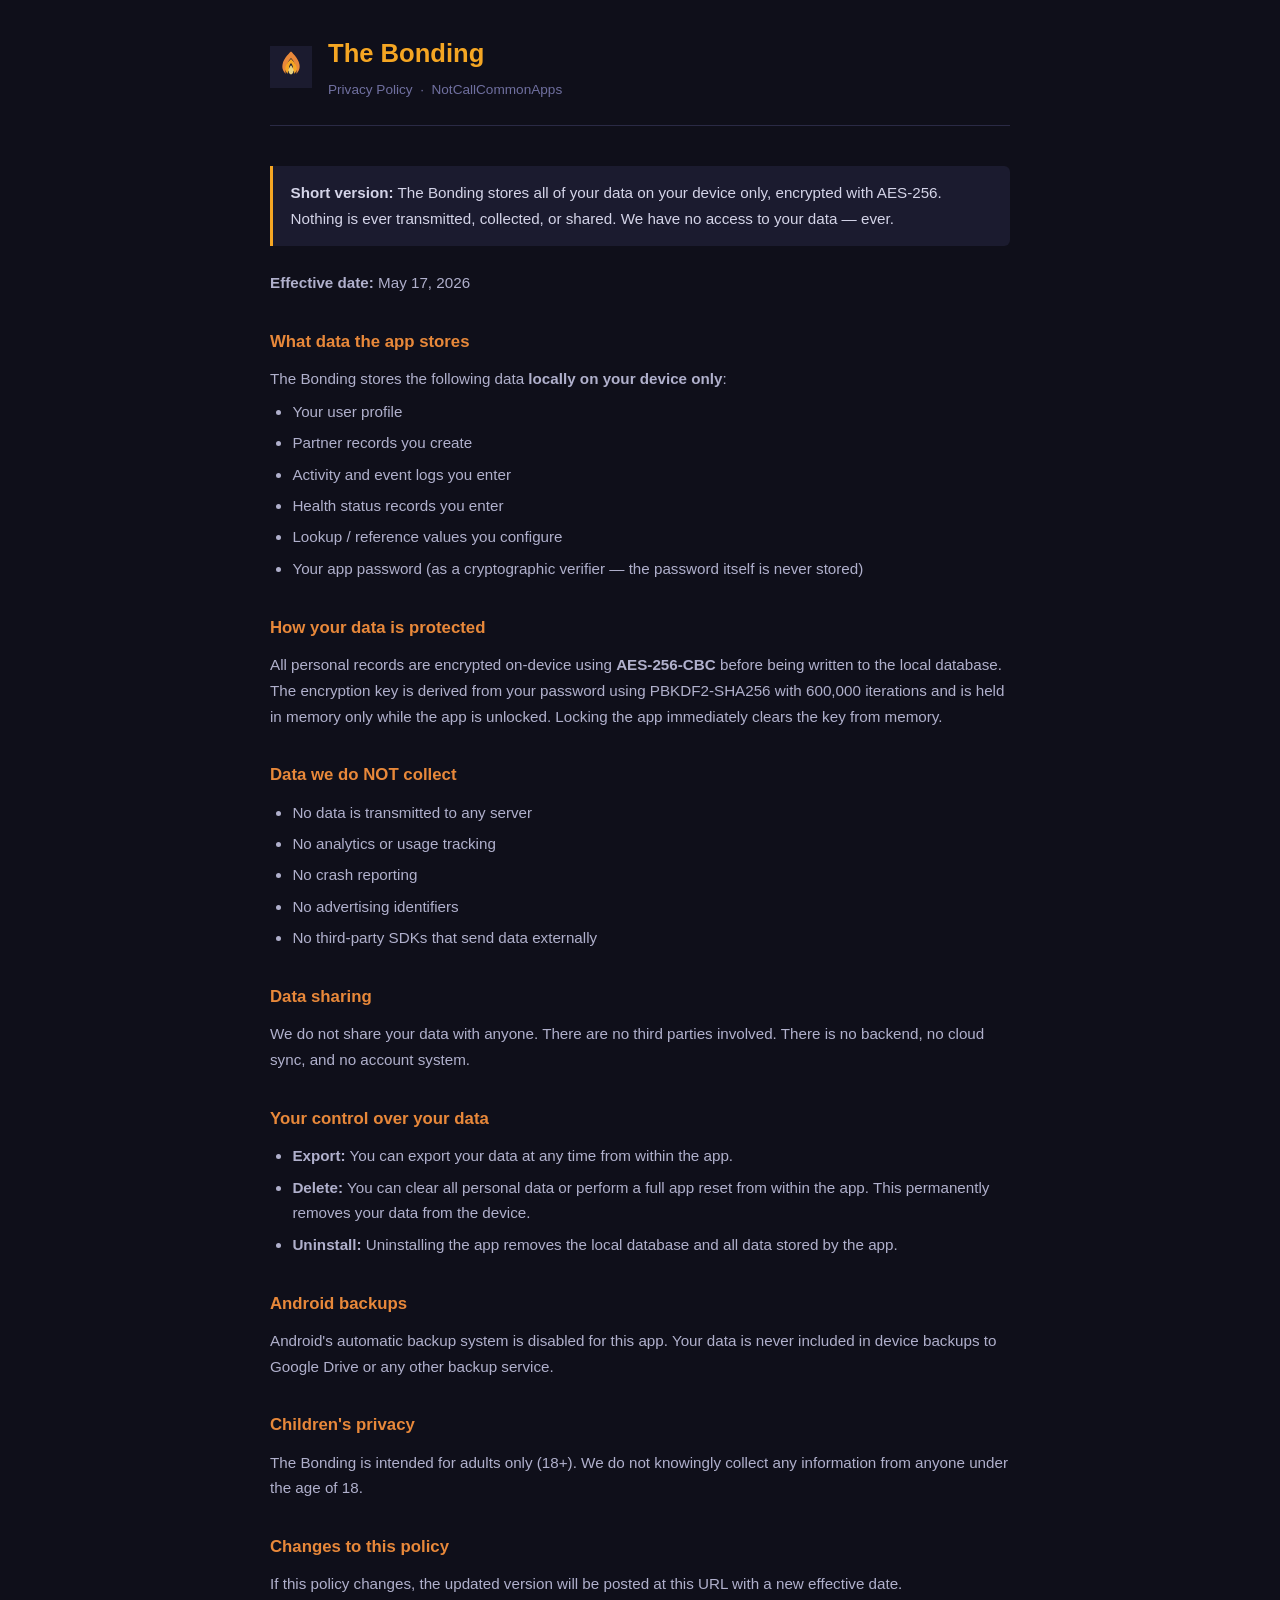
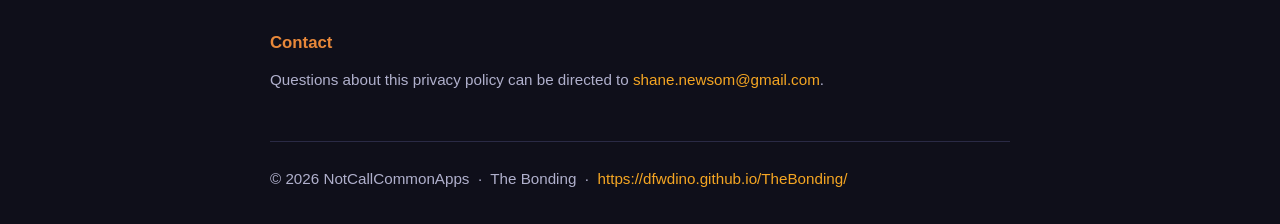
<file: docs/index.html>
<!DOCTYPE html>
<html lang="en">
<head>
  <meta charset="UTF-8" />
  <meta name="viewport" content="width=device-width, initial-scale=1.0" />
  <title>Privacy Policy – The Bonding</title>
  <style>
    *, *::before, *::after { box-sizing: border-box; margin: 0; padding: 0; }

    body {
      font-family: -apple-system, BlinkMacSystemFont, "Segoe UI", Roboto, sans-serif;
      background: #0f0f1a;
      color: #d4d4e8;
      line-height: 1.7;
      padding: 2rem 1rem;
    }

    .container {
      max-width: 740px;
      margin: 0 auto;
    }

    header {
      display: flex;
      align-items: center;
      gap: 1rem;
      margin-bottom: 2.5rem;
      padding-bottom: 1.5rem;
      border-bottom: 1px solid #2a2a45;
    }

    .flame {
      width: 42px;
      height: 42px;
      flex-shrink: 0;
    }

    header h1 {
      font-size: 1.6rem;
      color: #f5a623;
      font-weight: 700;
    }

    header p {
      font-size: 0.85rem;
      color: #7070a0;
      margin-top: 0.15rem;
    }

    h2 {
      font-size: 1.05rem;
      color: #e8883a;
      font-weight: 600;
      margin: 2rem 0 0.6rem;
    }

    p, li {
      font-size: 0.95rem;
      color: #b0b0cc;
    }

    ul {
      padding-left: 1.4rem;
      margin-top: 0.4rem;
    }

    li { margin-bottom: 0.35rem; }

    .highlight {
      background: #1b1b2f;
      border-left: 3px solid #f5a623;
      padding: 0.9rem 1.1rem;
      border-radius: 0 6px 6px 0;
      margin: 1.5rem 0;
    }

    .highlight p {
      color: #d4d4e8;
      font-size: 0.95rem;
    }

    footer {
      margin-top: 3rem;
      padding-top: 1.5rem;
      border-top: 1px solid #2a2a45;
      font-size: 0.8rem;
      color: #50507a;
    }

    a { color: #f5a623; text-decoration: none; }
    a:hover { text-decoration: underline; }
  </style>
</head>
<body>
  <div class="container">

    <header>
      <svg class="flame" viewBox="0 0 456 456" xmlns="http://www.w3.org/2000/svg">
        <rect width="456" height="456" fill="#1b1b2f"/>
        <path d="M228,60 C228,60 310,130 320,200 C330,255 300,285 285,300 C295,265 280,245 265,255
                 C285,210 260,165 228,130 C196,165 171,210 191,255 C176,245 161,265 171,300
                 C156,285 126,255 136,200 C146,130 228,60 228,60Z" fill="#e8883a"/>
        <path d="M228,140 C228,140 285,190 290,235 C295,268 275,290 260,302 C268,278 255,262 244,270
                 C258,242 248,208 228,185 C208,208 198,242 212,270 C201,262 188,278 196,302
                 C181,290 161,268 166,235 C171,190 228,140 228,140Z" fill="#f5a623"/>
        <path d="M228,210 C228,210 255,240 255,268 C255,290 243,305 228,310
                 C213,305 201,290 201,268 C201,240 228,210 228,210Z" fill="#fde68a" opacity="0.9"/>
      </svg>
      <div>
        <h1>The Bonding</h1>
        <p>Privacy Policy &nbsp;·&nbsp; NotCallCommonApps</p>
      </div>
    </header>

    <div class="highlight">
      <p><strong>Short version:</strong> The Bonding stores all of your data on your device only, encrypted with AES-256. Nothing is ever transmitted, collected, or shared. We have no access to your data — ever.</p>
    </div>

    <p><strong>Effective date:</strong> May 17, 2026</p>

    <h2>What data the app stores</h2>
    <p>The Bonding stores the following data <strong>locally on your device only</strong>:</p>
    <ul>
      <li>Your user profile</li>
      <li>Partner records you create</li>
      <li>Activity and event logs you enter</li>
      <li>Health status records you enter</li>
      <li>Lookup / reference values you configure</li>
      <li>Your app password (as a cryptographic verifier — the password itself is never stored)</li>
    </ul>

    <h2>How your data is protected</h2>
    <p>All personal records are encrypted on-device using <strong>AES-256-CBC</strong> before being written to the local database. The encryption key is derived from your password using PBKDF2-SHA256 with 600,000 iterations and is held in memory only while the app is unlocked. Locking the app immediately clears the key from memory.</p>

    <h2>Data we do NOT collect</h2>
    <ul>
      <li>No data is transmitted to any server</li>
      <li>No analytics or usage tracking</li>
      <li>No crash reporting</li>
      <li>No advertising identifiers</li>
      <li>No third-party SDKs that send data externally</li>
    </ul>

    <h2>Data sharing</h2>
    <p>We do not share your data with anyone. There are no third parties involved. There is no backend, no cloud sync, and no account system.</p>

    <h2>Your control over your data</h2>
    <ul>
      <li><strong>Export:</strong> You can export your data at any time from within the app.</li>
      <li><strong>Delete:</strong> You can clear all personal data or perform a full app reset from within the app. This permanently removes your data from the device.</li>
      <li><strong>Uninstall:</strong> Uninstalling the app removes the local database and all data stored by the app.</li>
    </ul>

    <h2>Android backups</h2>
    <p>Android's automatic backup system is disabled for this app. Your data is never included in device backups to Google Drive or any other backup service.</p>

    <h2>Children's privacy</h2>
    <p>The Bonding is intended for adults only (18+). We do not knowingly collect any information from anyone under the age of 18.</p>

    <h2>Changes to this policy</h2>
    <p>If this policy changes, the updated version will be posted at this URL with a new effective date.</p>

    <h2>Contact</h2>
    <p>Questions about this privacy policy can be directed to <a href="mailto:shane.newsom@gmail.com">shane.newsom@gmail.com</a>.</p>

    <footer>
      <p>&copy; 2026 NotCallCommonApps &nbsp;·&nbsp; The Bonding &nbsp;·&nbsp; <a href="https://dfwdino.github.io/TheBonding/">https://dfwdino.github.io/TheBonding/</a></p>
    </footer>

  </div>
</body>
</html>
</file>
